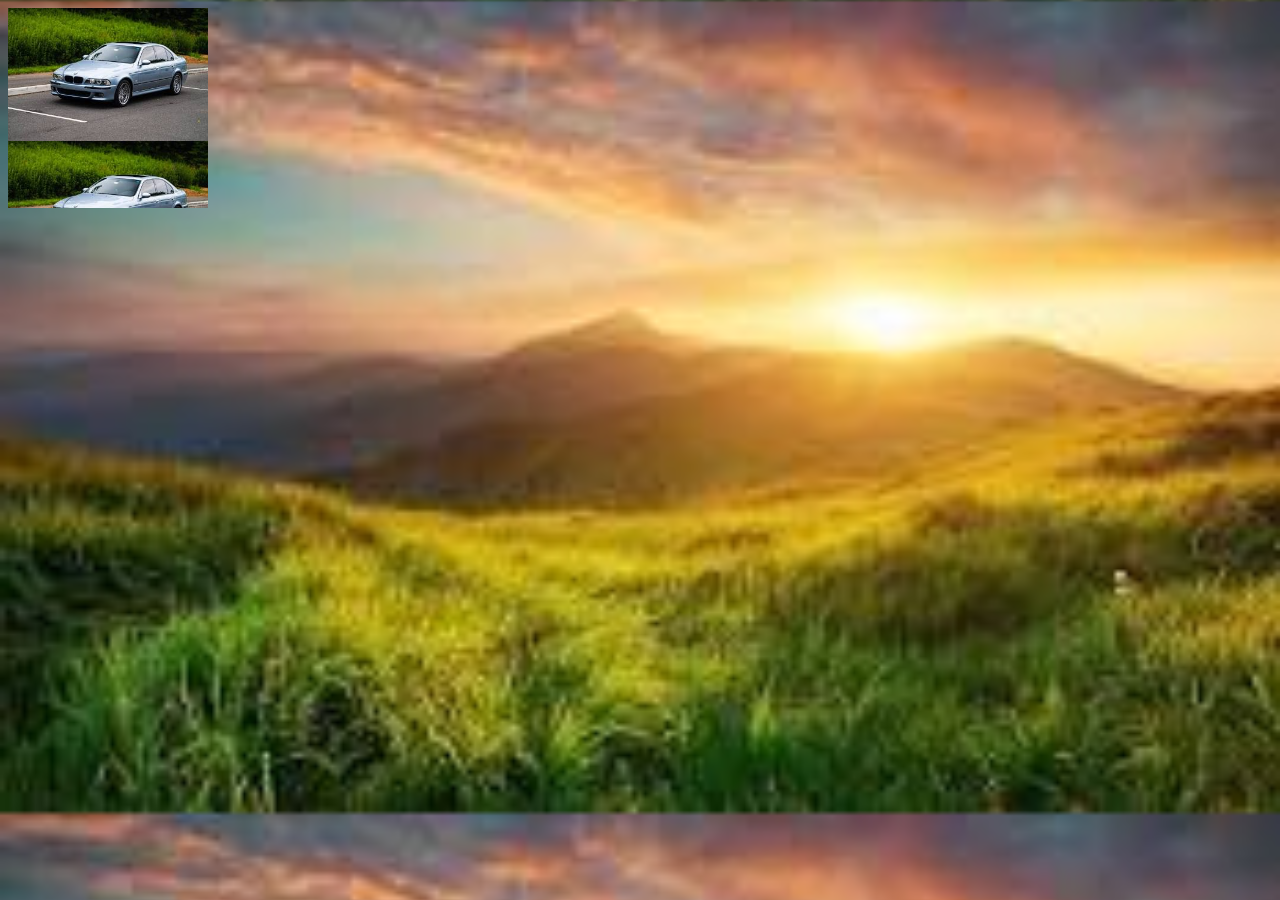
<file: level 080/classwork/index.html>
<!DOCTYPE html>
<html lang="en">
<head>
    <meta charset="UTF-8">
    <meta name="viewport" content="width=device-width, initial-scale=1.0">
    <title>Document</title>
    <link rel="stylesheet" href="style.css">
</head>
<body>
    <div class="div1">
        
    </div>
</body>
</html>
</file>
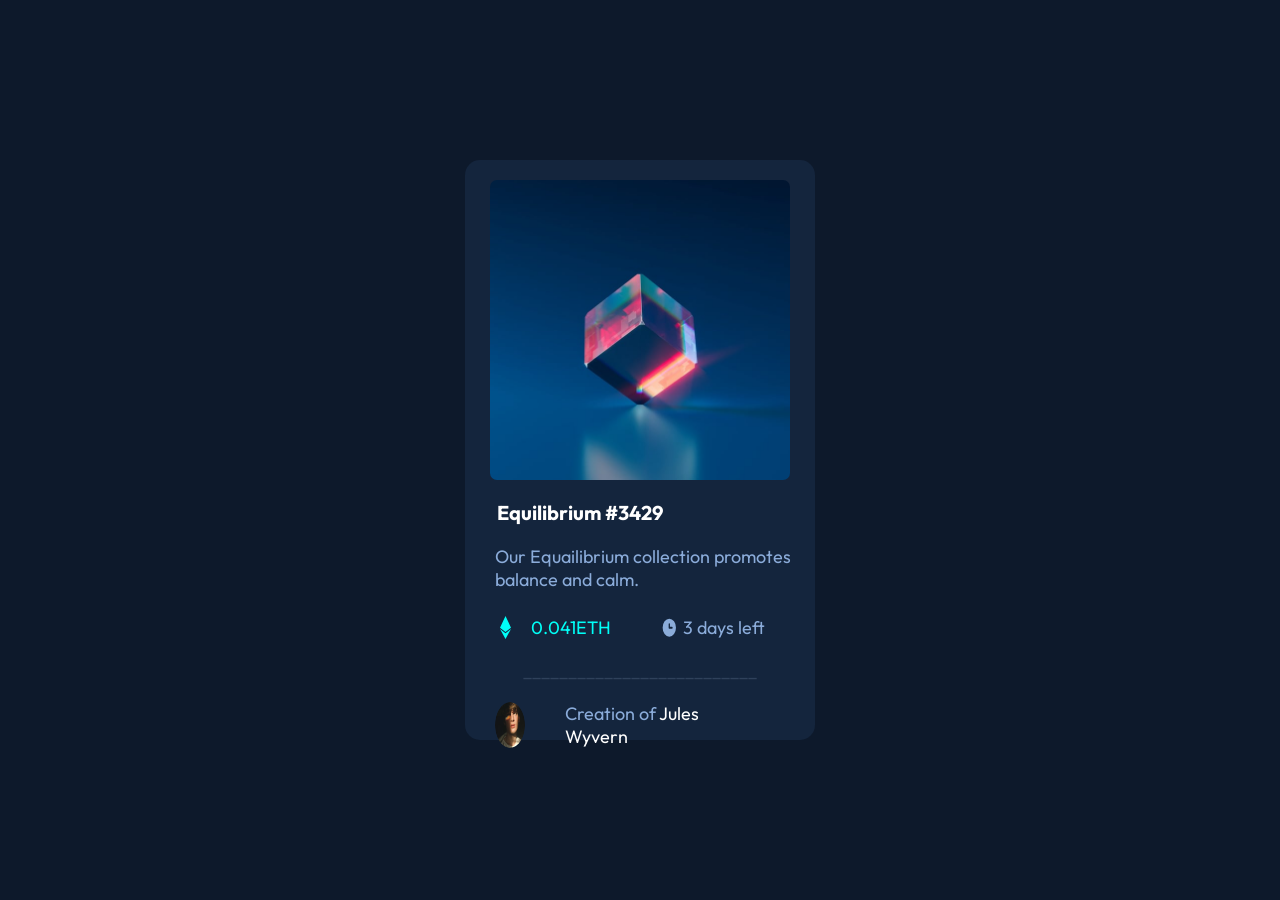
<file: level 078/homework/nft-preview-card-component-main/index.html>
<!DOCTYPE html>
<html lang="en">
<head>
  <meta charset="UTF-8">
  <meta name="viewport" content="width=device-width, initial-scale=1.0"> <!-- displays site properly based on user's device -->

  <link rel="icon" type="image/png" sizes="32x32" href="./images/favicon-32x32.png">
  <link rel="stylesheet" href="style.css">
  
  <title>Frontend Mentor | NFT preview card component</title>

    
</head>
<body>
  <div class="div1">
    <img class="img2" src="../nft-preview-card-component-main/images/image-equilibrium.jpg" alt="">
    <h4>Equilibrium #3429</h4>
    <p>Our Equailibrium collection promotes balance and calm.</p>
    <div class="div2">
        
      <div class="leftdiv">
      
        <img class="img1" src="../nft-preview-card-component-main/images/icon-ethereum.svg" alt="">
         <p>0.041ETH</p>
      </div>
   
      <div class="rightdiv">
        <img class="img3" src="../nft-preview-card-component-main/images/icon-clock.svg" alt="">
        <p>3 days left</p>
      </div> 
      
    </div>
      <div class="lines">
      <p>__________________________</p>
     </div>
     <div class="div3">
      <img class="img4" src="../nft-preview-card-component-main/images/image-avatar.png" alt="">
      <p>Creation of <span>Jules Wyvern</span></p>
  </div>       
</body>
</html>
</file>
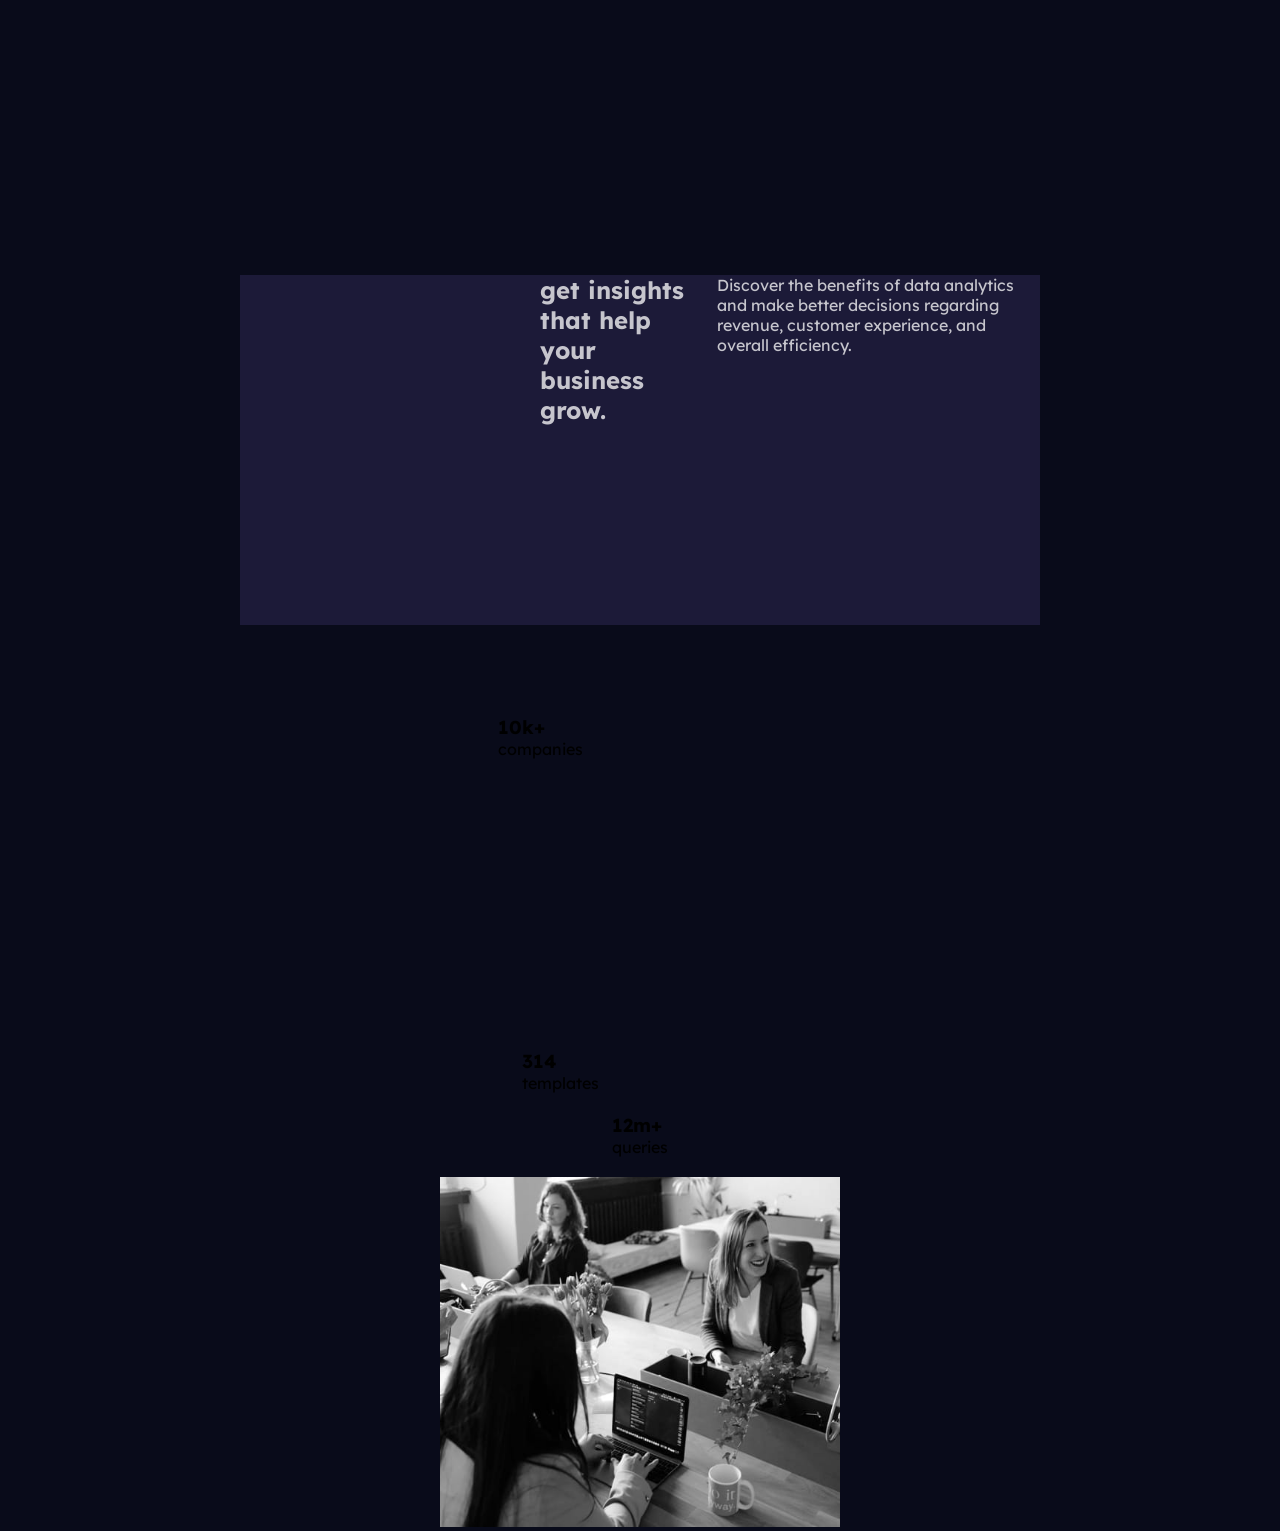
<file: level 082/homework/stats-preview-card-component-main/index.html>
<!DOCTYPE html>
<html lang="en">
<head>
  <meta charset="UTF-8">
  <meta name="viewport" content="width=device-width, initial-scale=1.0"> <!-- displays site properly based on user's device -->

  <link rel="icon" type="image/png" sizes="32x32" href="./images/favicon-32x32.png">
  <link rel="stylesheet" href="style.css">
  <title>Frontend Mentor | Stats preview card component</title>
</head>
<body>
  <div class="div1">
    <div class="words">
      <h2>get insights that help your business grow.</h2>
      <p>Discover the benefits of data analytics and make better decisions regarding revenue, customer experience, and overall efficiency.</p>
      </div>
    <div class="stat1">
        <h3>10k+</h3>
        <p>companies</p>
    </div>
    <div class="stat2">
        <h3>314</h3> 
        <p>templates</p>
    </div>
    <div class="stat3">
        <h3>12m+</h3> 
        <p>queries</p>
    </div>
    <div >
       <img class="IMG"  src="./images/image-header-desktop.jpg" alt="Header Image">
    </div>
  </div>
</body>
</html>
</file>
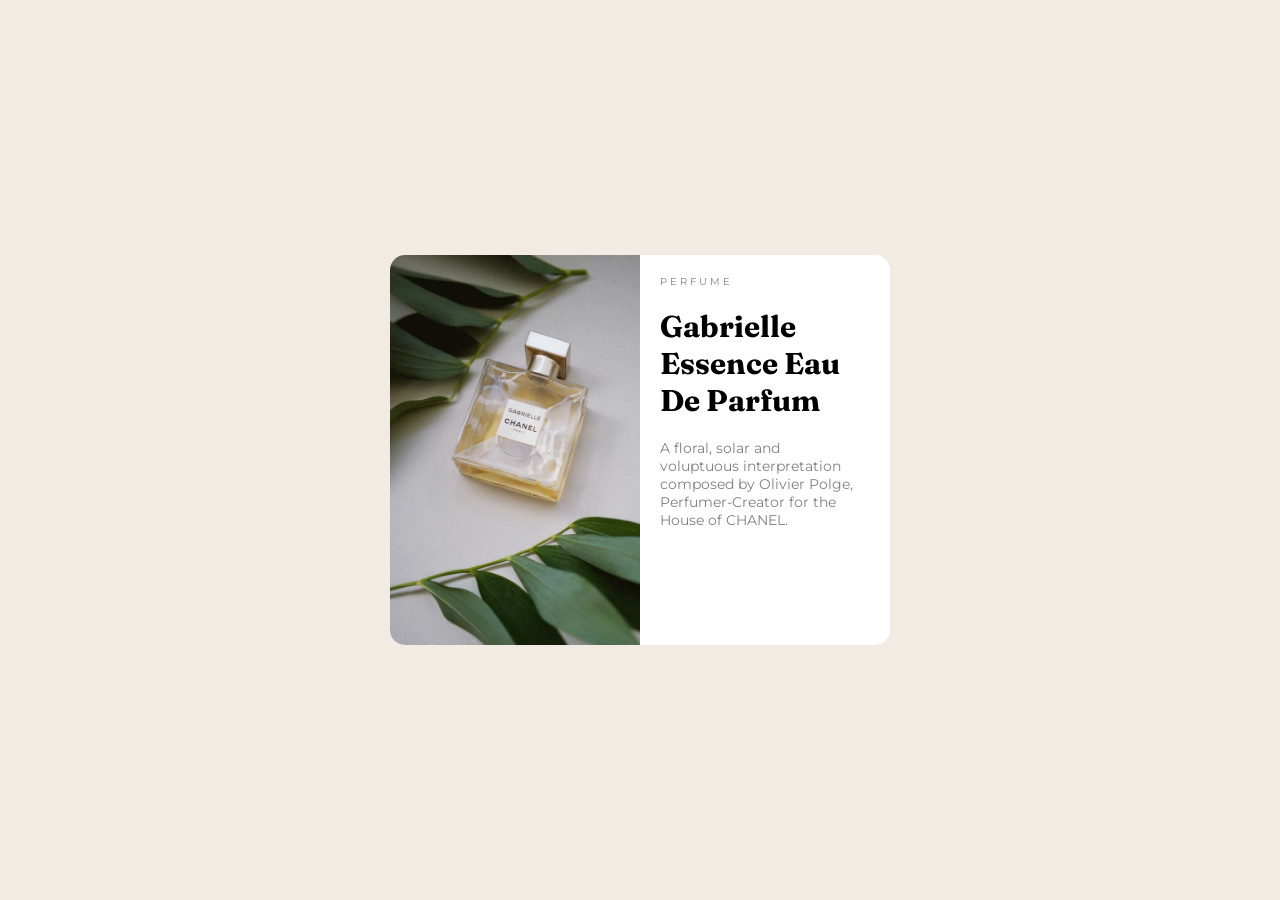
<file: level 088/classwork/product-preview-card-component-main/index.html>
<!DOCTYPE html>
<html lang="en">
<head>
  <meta charset="UTF-8">
  <meta name="viewport" content="width=device-width, initial-scale=1.0"> <!-- displays site properly based on user's device -->

  <link rel="icon" type="image/png" sizes="32x32" href="./images/favicon-32x32.png">
  
  <title>Frontend Mentor | Product preview card component</title>
  <link rel="stylesheet" href="style.css">
 
</head>
<body>
  <div class="mainbox">
    <div class="leftdiv">
      <img class="img1" src="../product-preview-card-component-main/images/image-product-desktop.jpg" alt="">
    </div>
    <div class="rightdiv">
      <p>P E R F U M E</p>
      <h2>Gabrielle Essence Eau De Parfum</h2>
       <p class="p1"> A floral, solar and voluptuous interpretation composed by Olivier Polge, 
  Perfumer-Creator for the House of CHANEL.</p>
      </div>
  </div>
</body>
</html>
</file>
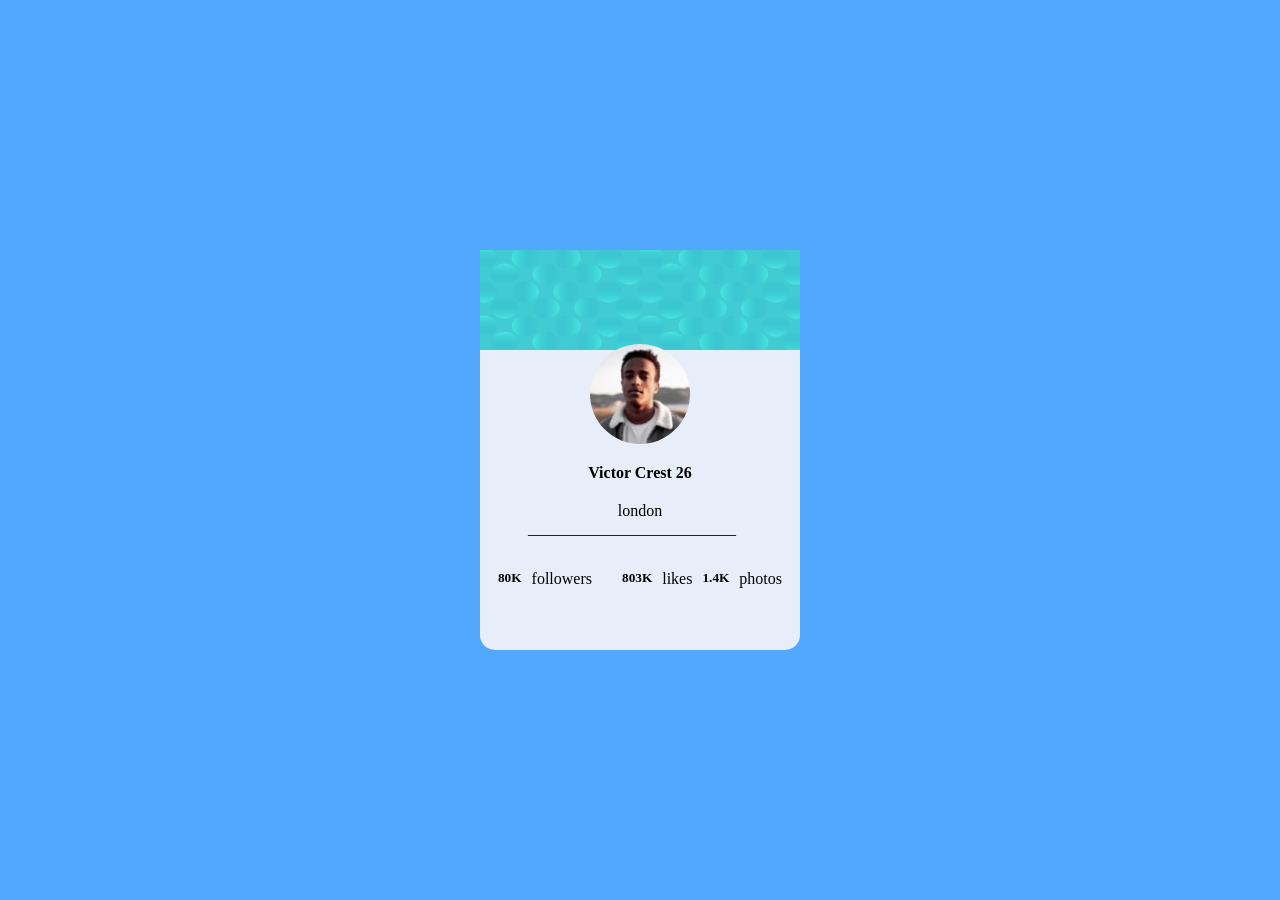
<file: level 078/homework/profile-card-component-main/profile-card-component-main/index.html>
<!DOCTYPE html>
<html lang="en">
<head>
  <meta charset="UTF-8">
  <meta name="viewport" content="width=device-width, initial-scale=1.0"> <!-- displays site properly based on user's device -->

  
  
  <title>FrontenMentor | Profile card component</title>
  <link rel="stylesheet" href="style2.css">

</head>
<body>
  <div class="div1">
    <div class = "div6"> 
      <img class="img1" src="../profile-card-component-main/images/bg-pattern-card.svg" alt="">
    </div>
    <img class="img2" src="../profile-card-component-main/images/image-victor.jpg" alt="">
    <h4>Victor Crest <span>26</span></h4>
    <p>london</p>
    <div class="div2">
      <div class="lines">
        <p class="line">__________________________</p>
    </div>
    <div class = "maindiv">
      <div class="leftdiv">
        <h5>80K</h5>
        <p>followers</p>
      </div>
      <div class="middlediv">
        <h5>803K</h5>
        <p>likes</p>
      </div>
      <div class="rightdiv">
        <h5>1.4K</h5>
        <p>photos</p>
      </div>
    </div>
      
</body>
</html>
</file>
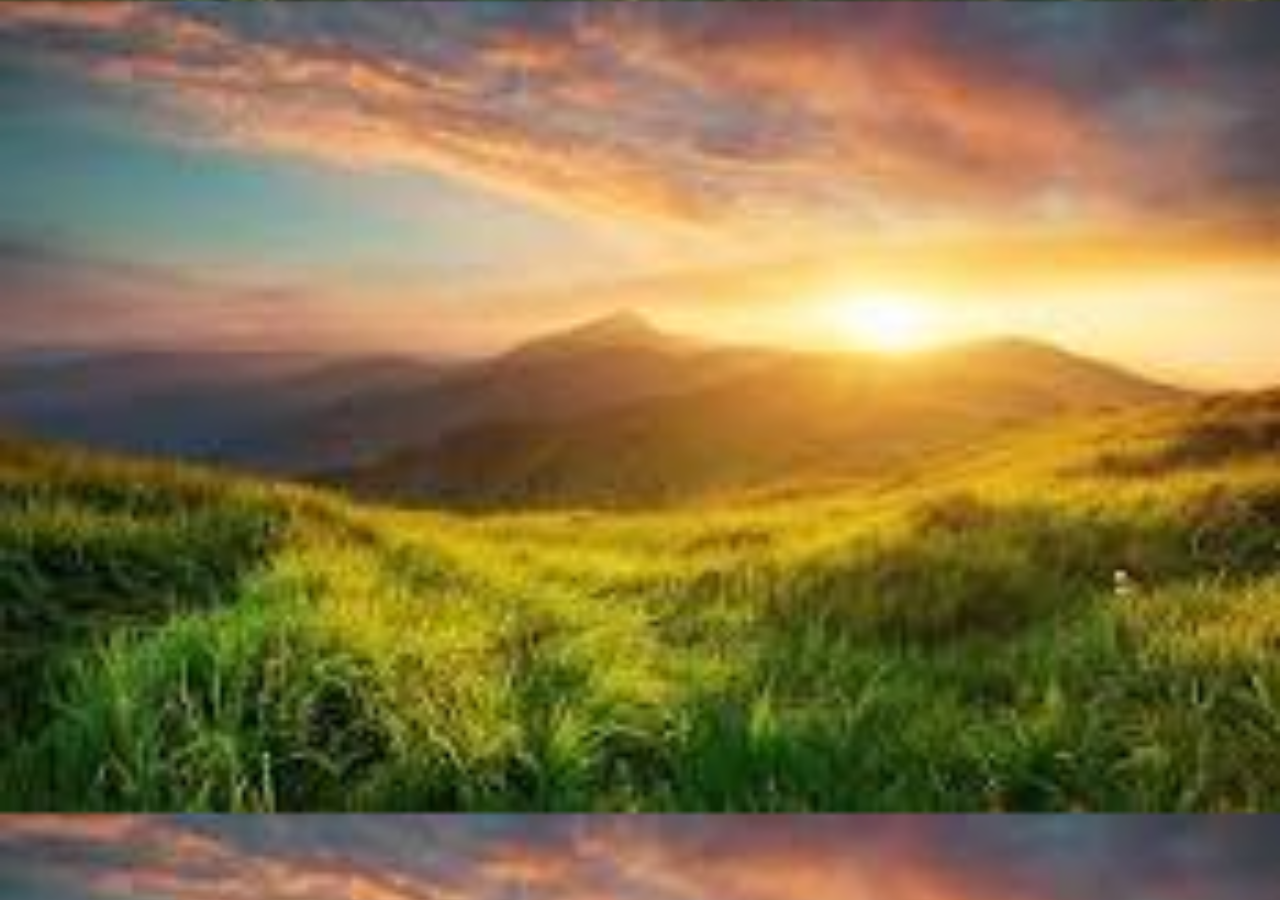
<file: level 080/classwork/index1.html>
<!DOCTYPE html>
<html lang="en">
<head>
    <meta charset="UTF-8">
    <meta name="viewport" content="width=device-width, initial-scale=1.0">
    <title>Document</title>
    <link rel="stylesheet" href="style.css">
</head>
<body>
    <div class="div2">

    </div>
</body>
</html>
</file>
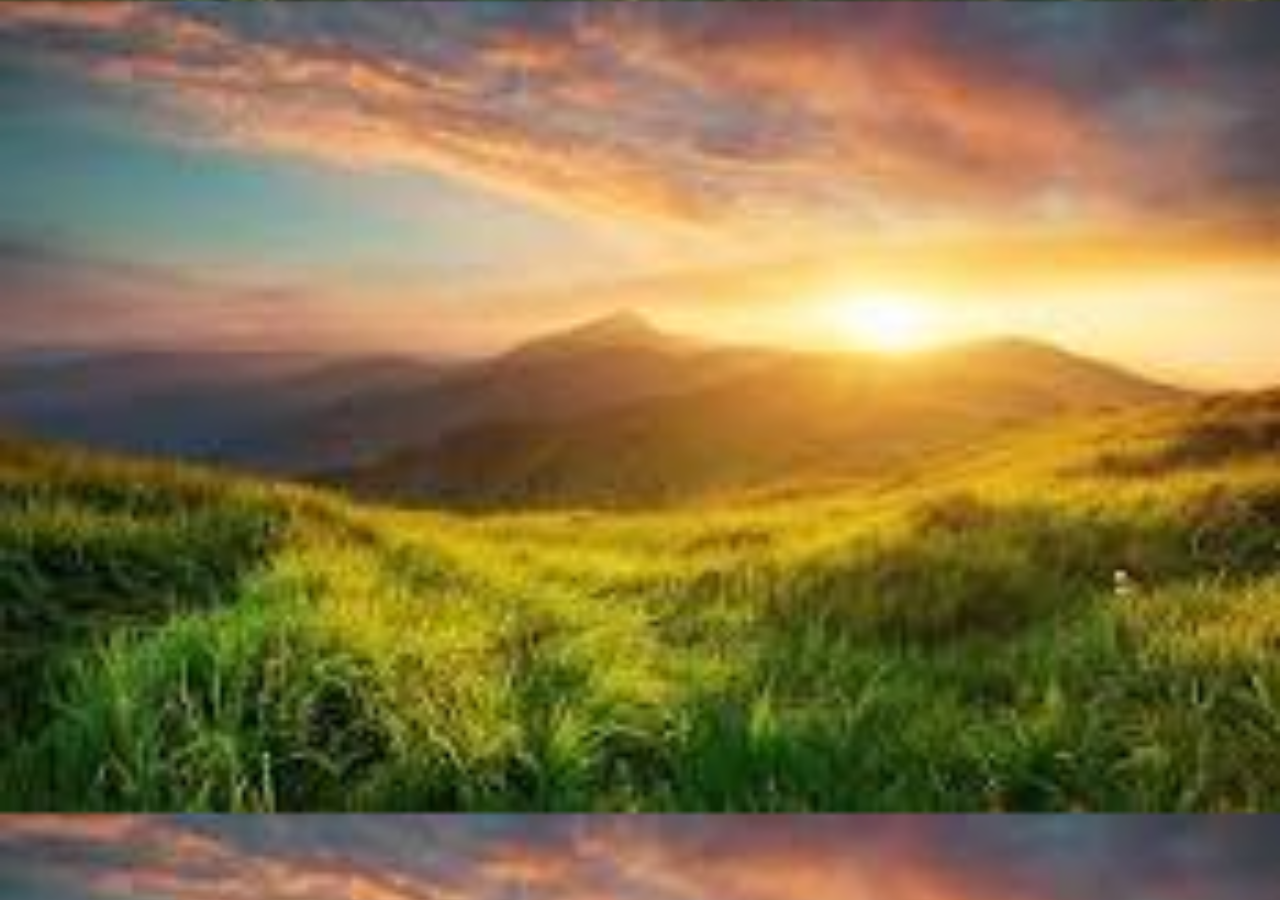
<file: level 080/classwork/index2.html>
<!DOCTYPE html>
<html lang="en">
<head>
    <meta charset="UTF-8">
    <meta name="viewport" content="width=device-width, initial-scale=1.0">
    <title>Document</title>
    <link rel="stylesheet" href="style.css">
</head>
<body>
    <div class="div3">
        </div>
</body>
</html>
</file>
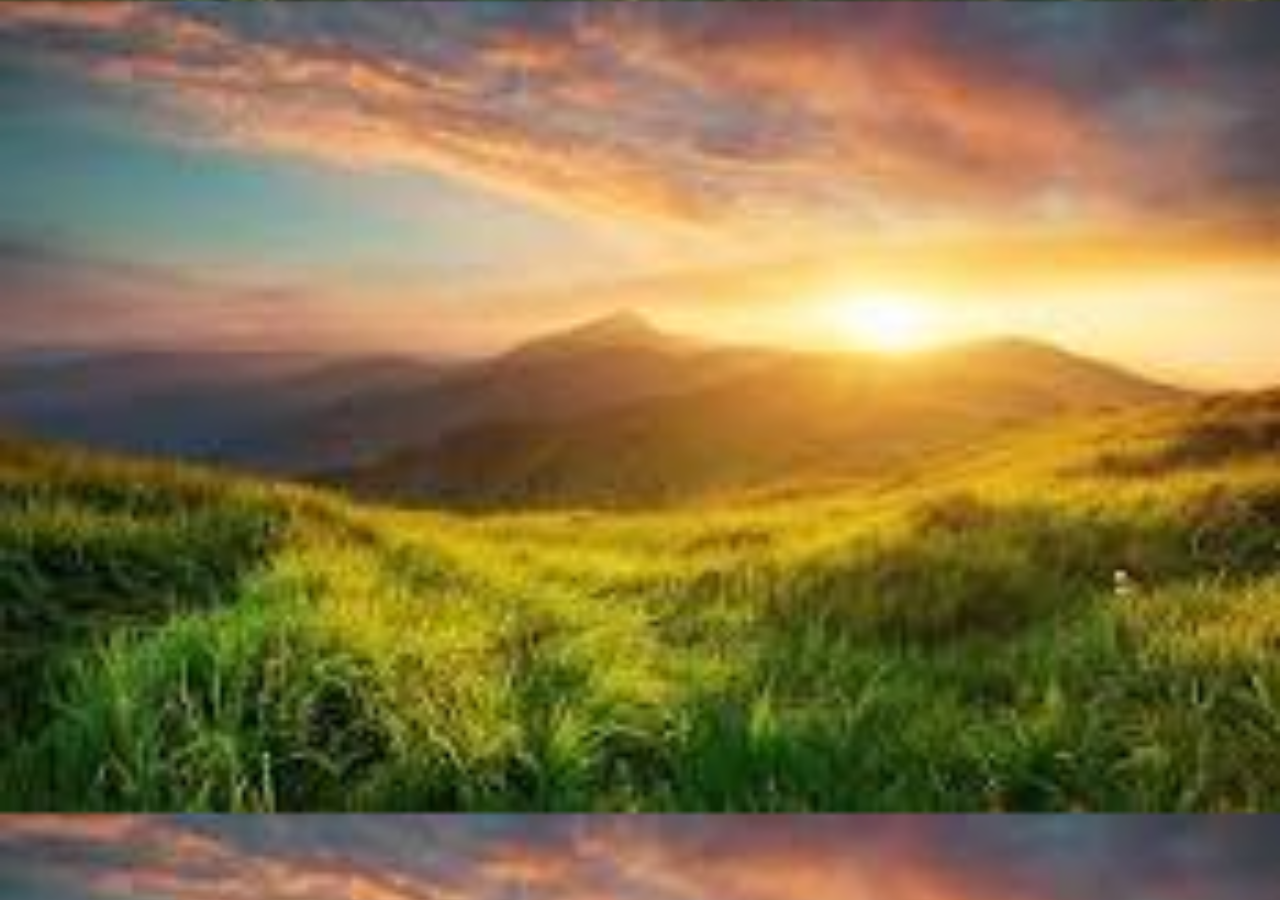
<file: level 080/classwork/index3.html>
<!DOCTYPE html>
<html lang="en">
<head>
    <meta charset="UTF-8">
    <meta name="viewport" content="width=device-width, initial-scale=1.0">
    <title>Document</title>
    <link rel="stylesheet" href="style.css">
</head>
<body>
    <div class="div3">
        
    </div>
</body>
</html>
</file>
<file: level 080/classwork/style.css>
.div1{
    width: 200px;
    height: 200px;
    background-image: url('[data-uri]');
    background-size: contain;
}

body{
    background-image: url("[data-uri]");
    background-size: cover;
}

.div3{
    background-repeat: repeat-x;
    background-image: url('[data-uri]');
}

.div3{
     background-repeat: repeat-x;
    background-image: url('[data-uri]');
}
</file>
<file: level 078/homework/nft-preview-card-component-main/style.css>
@import url('https://fonts.googleapis.com/css2?family=Outfit:wght@100..900&display=swap');

*{
    margin: 0;
    padding: 0;
    box-sizing: border-box;
    font-family: "outfit";
}

body{
    background-color: hsl(217, 54%, 11%);
    display: flex;
    justify-content: center;
    align-items: center;
    height: 100vh;
}

.div1{
    background-color: hsl(216, 50%, 16%);
    width: 350px;
    height: 580px;
    border-radius: 15px;
    align-items: center;
    flex-direction: column;
    display: flex;
    gap: 20px;
}


.img2{
    margin-top: 20px;
    width: 300px;
    border-radius: 7px;
}

h4{
    color: white;
    font-size: 20px;
    margin-right: 120px;
} 

p{
    color: hsl(215, 51%, 70%);
    font-size: 18px;
    margin-left: 30px;
}


.div2{
    margin-top: 5px; 
    display: flex;
    
}

.leftdiv{
    display: flex;
    
}

.rightdiv{
    display: flex;
    
}

.img3{
    position: relative ;
    left: 25px;
}


.img1{
    position: relative ;
    left: -15px;
}

.leftdiv p{
    position: relative ;
    left: -25px;
    color:  hsl(178, 100%, 50%);
}


.lines{
    margin-right: 30px;
}

.lines p{
    color: hsl(215, 32%, 27%);
}

.img4{
    width: 30px;
    border-radius: 50%;
    margin-left: 30px;
}

.div3{
    display: flex;
    gap: 10px;
    margin-right: 51px;
}

.div3 span{
    color: white;
}
</file>
<file: level 082/homework/stats-preview-card-component-main/style.css>
@import url('https://fonts.googleapis.com/css2?family=Lexend+Deca:wght@100..900&display=swap');

*{
    margin: 0;
    padding: 0;
    box-sizing: border-box;
    font-family: Lexend Deca;
}

body{
    background-color: hsl(233, 47%, 7%);
    display: flex;
    justify-content: center;
    align-items: center;
    height: 100vh;
}

.div1{
    background-color: hsl(244, 37%, 16%);
    width: 800px;
    height: 350px;
    align-items: center;
    flex-direction: column;
    display: flex;
    gap: 20px;
   
}

.words{
    color: hsla(0, 0%, 100%, 0.75);
    display: flex;
    gap: 10px;
    margin-left: 300px;
    
}

.stat1{
   margin-top: 270px;
   margin-right: 200px;
}

.IMG{
    width: 400px;
    height: 350px;
    margin-right: 0px;
    margin-top: 0px;
}

.stat2{
    margin-top: 270px;
    margin-right: 160px;
}
</file>
<file: level 088/classwork/product-preview-card-component-main/style.css>
@import url('https://fonts.googleapis.com/css2?family=Montserrat:ital,wght@0,100..900;1,100..900&display=swap');


@import url('https://fonts.googleapis.com/css2?family=Fraunces:ital,opsz,wght@0,9..144,100..900;1,9..144,100..900&display=swap');

*{
    margin: 0;
    padding: 0;
    box-sizing: border-box;
    font-family: Montserrat;
}

body{
    background-color: hsl(30, 38%, 92%);
    display: flex;
    justify-content: center;
    align-items: center;
    height: 100vh;
}

.mainbox{
    border-radius: 15px;
    background-color: white;
    width: 500px;
    height: 390px;
    display: flex;
}

.rightdiv{
    color: gray;
    margin-left: 20px;
    font-size: 10px;
    margin-top: 20px;
}

h2{
    color: black;
    font-size: 30px;
    margin-top: 20px;
    font-family: Fraunces;
    width: 200px;
}

.img1{
    width: 250px;
    height: 390px;
    border-top-left-radius: 15px;
    border-bottom-left-radius: 15px;
}

.p1{
    margin-top: 20px;
    font-size: 14px;
    width: 200px;
}
</file>
<file: level 078/homework/profile-card-component-main/profile-card-component-main/style2.css>
*{
    margin: 0;
    padding: 0;
    box-sizing: border-box;
    font-family: "outfit";
}

body{
    background-color: hsl(210, 100%, 66%);
    display: flex;
    justify-content: center;
    align-items: center;
    height: 100vh;
}

.div1{
    background-color: hsl(215, 59%, 94%);
    width: 320px;
    height: 400px;
    border-radius: 15px;
    align-items: center;
    flex-direction: column;
    display: flex;
    gap: 20px;
   
}

.leftdiv{
    display: flex;
   
    gap: 10px;
    margin-top: 20px;
    margin-right: 20px;
}

.img2{
    margin-top: 20px;
    width: 100px;
    border-radius: 50%;
}

.middlediv{
    display: flex;
    gap: 10px;
    margin-top: 20px;
    position: relative;
}

.rightdiv{
    display: flex;
    gap: 10px;
    margin-top: 20px;
}

.lines{
    display: flex;
    gap: 10px;
    margin-top: 90px;
    margin-left: 30px;
}

.maindiv{
    display: flex;
    gap: 10px;
    margin-top: -80px;
}


.img1{
      width: 320px;
    height: 100px;
    margin-bottom: -50px;
}

.line{
    margin-top: -110px;
}
</file>
